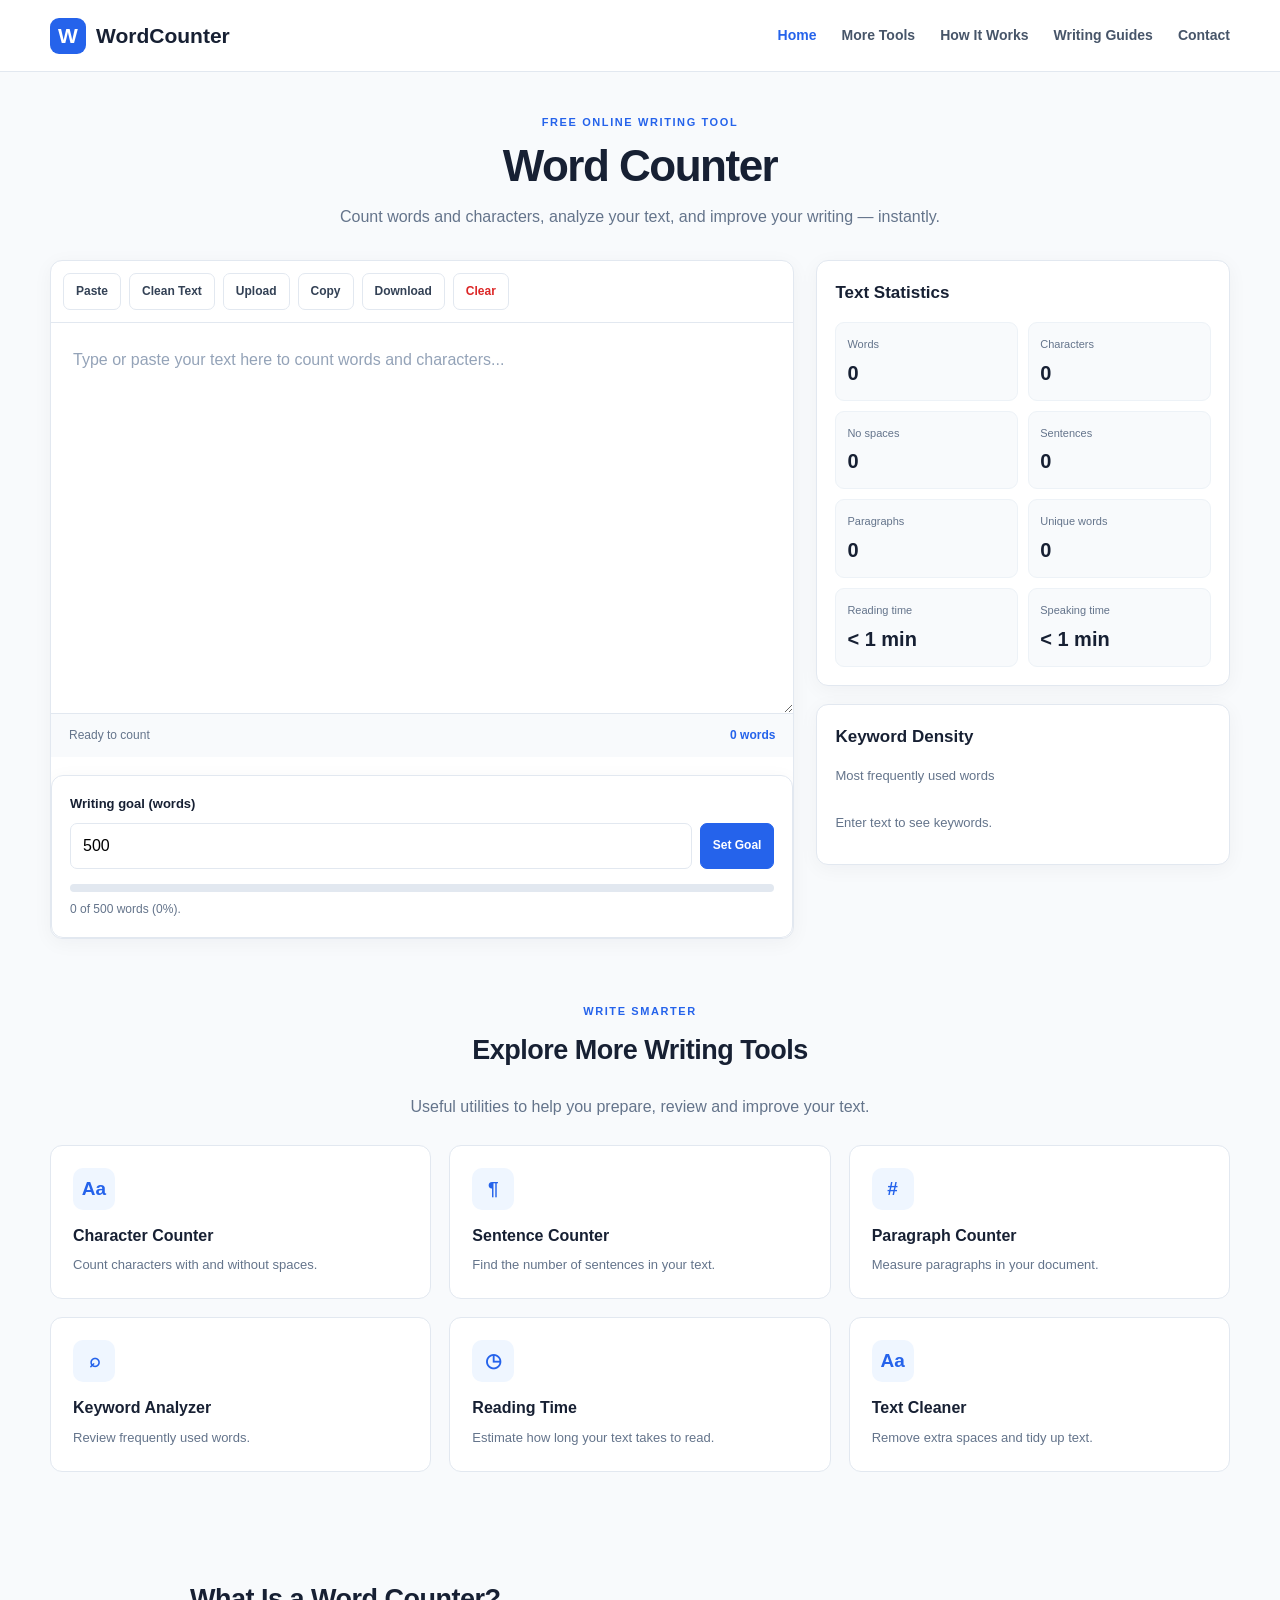
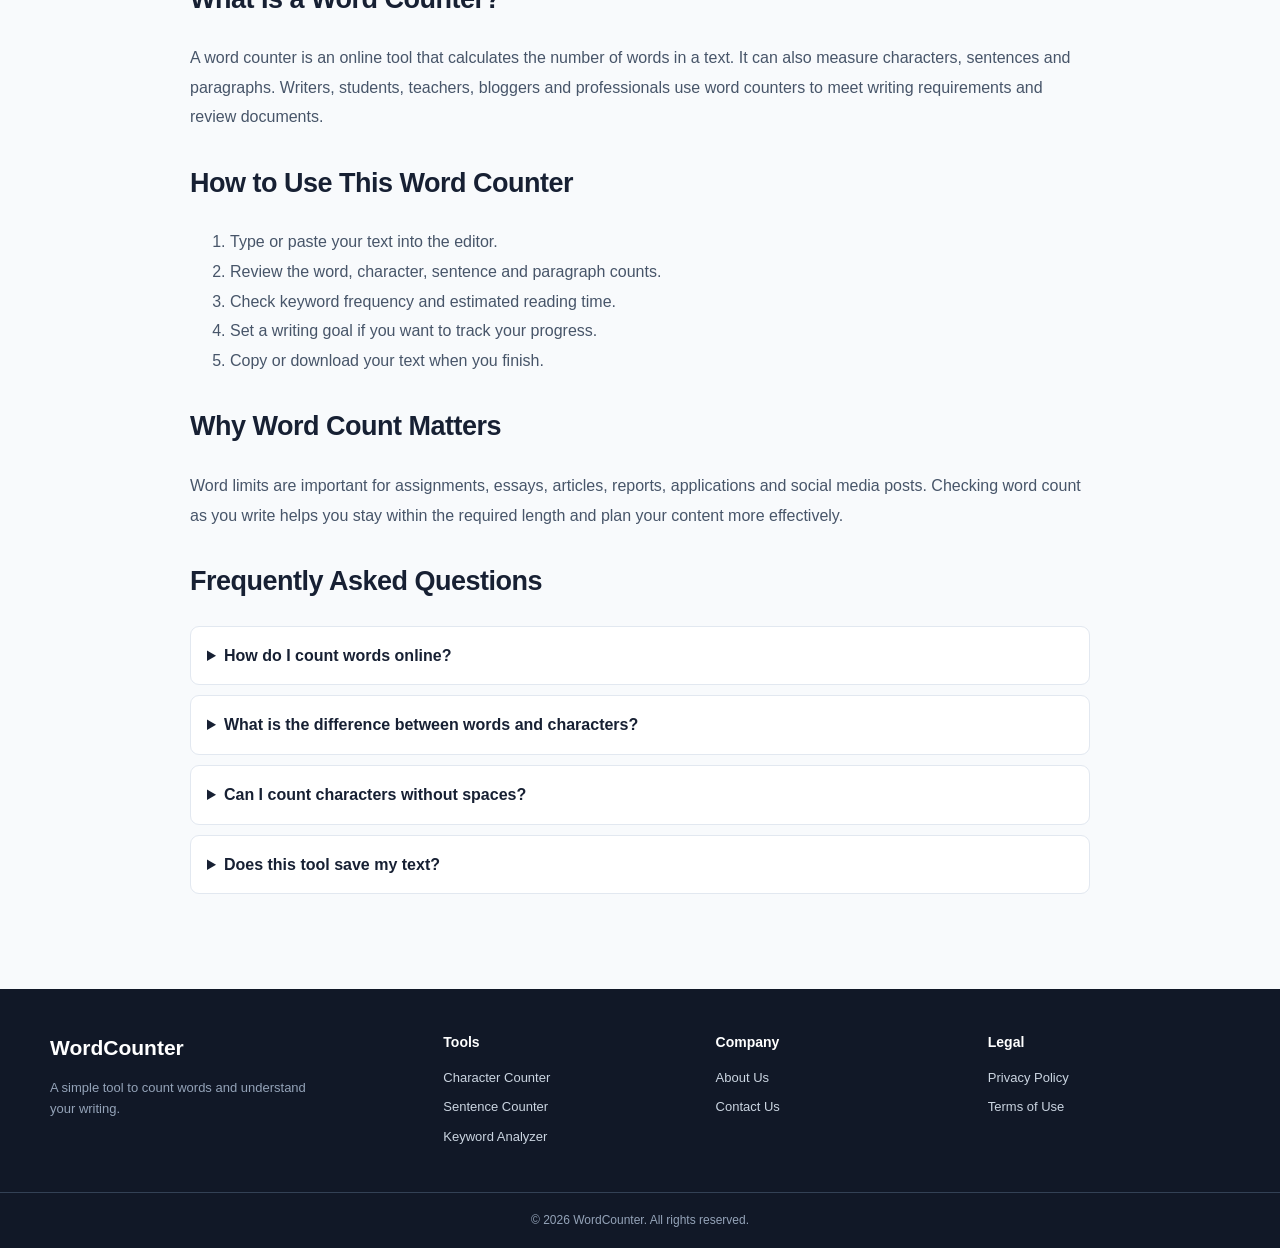
<file: index.html>
<!DOCTYPE html>
<html lang="en">
<head>
  <meta charset="UTF-8">
  <meta name="viewport" content="width=device-width, initial-scale=1.0">
  <meta name="description" content="Count words, characters, sentences and paragraphs instantly with our free online Word Counter. Analyze text and track your writing goals.">
  <meta name="robots" content="index, follow">
  <title>Free Word Counter Online - Word & Character Counter</title>
  <link rel="stylesheet" href="css/style.css">
  <script src="js/counter.js" defer></script>
  <script src="js/editor.js" defer></script>
  <script src="js/app.js" defer></script>
</head>
<body>
  <header class="site-header">
    <a class="logo" href="index.html">
      <span class="logo-icon">W</span> WordCounter
    </a>

    <button class="menu-toggle" id="menuToggle"
      aria-label="Toggle navigation" aria-expanded="false">☰</button>

    <nav class="main-nav" id="mainNav">
      <a class="active" href="index.html">Home</a>
      <a href="#tools">More Tools</a>
      <a href="#how-it-works">How It Works</a>
      <a href="#blog">Writing Guides</a>
      <a href="contact.html">Contact</a>
    </nav>
  </header>

  <main>
    <section class="hero">
      <p class="eyebrow">FREE ONLINE WRITING TOOL</p>
      <h1>Word Counter</h1>
      <p>Count words and characters, analyze your text, and improve your writing — instantly.</p>
    </section>

    <section class="workspace container" aria-label="Word counter workspace">
      <div class="editor-column">
        <div class="editor-toolbar">
          <button type="button" id="pasteBtn">Paste</button>
          <button type="button" id="cleanBtn">Clean Text</button>
          <button type="button" id="uploadBtn">Upload</button>
          <button type="button" id="copyBtn">Copy</button>
          <button type="button" id="downloadBtn">Download</button>
          <button type="button" id="clearBtn" class="danger-btn">Clear</button>
          <input type="file" id="fileInput" accept=".txt,.csv,.md,.html,.json" hidden>
        </div>

        <textarea id="textInput"
          placeholder="Type or paste your text here to count words and characters..."
          aria-label="Enter text to analyze"></textarea>

        <div class="editor-footer">
          <span id="statusMessage" role="status">Ready to count</span>
          <span id="liveWordCount">0 words</span>
        </div>

        <div class="goal-panel">
          <label for="wordGoal">Writing goal (words)</label>
          <div class="goal-controls">
            <input type="number" id="wordGoal" min="1" value="500">
            <button type="button" id="setGoalBtn" class="primary-btn">Set Goal</button>
          </div>
          <div class="progress-track">
            <div id="goalProgress" class="progress-fill"></div>
          </div>
          <p id="goalMessage">Your progress will appear here.</p>
        </div>
      </div>

      <aside class="stats-column" aria-label="Text statistics">
        <div class="panel">
          <h2>Text Statistics</h2>
          <div class="stats-grid">
            <div class="stat-card">
              <span>Words</span><strong id="wordCount">0</strong>
            </div>
            <div class="stat-card">
              <span>Characters</span><strong id="charCount">0</strong>
            </div>
            <div class="stat-card">
              <span>No spaces</span><strong id="charNoSpaces">0</strong>
            </div>
            <div class="stat-card">
              <span>Sentences</span><strong id="sentenceCount">0</strong>
            </div>
            <div class="stat-card">
              <span>Paragraphs</span><strong id="paragraphCount">0</strong>
            </div>
            <div class="stat-card">
              <span>Unique words</span><strong id="uniqueCount">0</strong>
            </div>
            <div class="stat-card">
              <span>Reading time</span><strong id="readingTime">0 min</strong>
            </div>
            <div class="stat-card">
              <span>Speaking time</span><strong id="speakingTime">0 min</strong>
            </div>
          </div>
        </div>

        <div class="panel">
          <h2>Keyword Density</h2>
          <p class="muted">Most frequently used words</p>
          <div id="keywordList" class="keyword-list">
            <p class="empty-state">Enter text to see keywords.</p>
          </div>
        </div>
      </aside>
    </section>

    <section class="container content-section" id="tools">
      <div class="section-heading">
        <p class="eyebrow">WRITE SMARTER</p>
        <h2>Explore More Writing Tools</h2>
        <p>Useful utilities to help you prepare, review and improve your text.</p>
      </div>

      <div class="tool-grid">
        <a class="tool-card" href="#editor">
          <span class="tool-icon">Aa</span>
          <h3>Character Counter</h3>
          <p>Count characters with and without spaces.</p>
        </a>
        <a class="tool-card" href="#editor">
          <span class="tool-icon">¶</span>
          <h3>Sentence Counter</h3>
          <p>Find the number of sentences in your text.</p>
        </a>
        <a class="tool-card" href="#editor">
          <span class="tool-icon">#</span>
          <h3>Paragraph Counter</h3>
          <p>Measure paragraphs in your document.</p>
        </a>
        <a class="tool-card" href="#editor">
          <span class="tool-icon">⌕</span>
          <h3>Keyword Analyzer</h3>
          <p>Review frequently used words.</p>
        </a>
        <a class="tool-card" href="#editor">
          <span class="tool-icon">◷</span>
          <h3>Reading Time</h3>
          <p>Estimate how long your text takes to read.</p>
        </a>
        <a class="tool-card" href="#editor">
          <span class="tool-icon">Aa</span>
          <h3>Text Cleaner</h3>
          <p>Remove extra spaces and tidy up text.</p>
        </a>
      </div>
    </section>

    <section class="container content-section article-section" id="how-it-works">
      <h2>What Is a Word Counter?</h2>
      <p>A word counter is an online tool that calculates the number of words in a text. It can also measure characters, sentences and paragraphs. Writers, students, teachers, bloggers and professionals use word counters to meet writing requirements and review documents.</p>

      <h2>How to Use This Word Counter</h2>
      <ol>
        <li>Type or paste your text into the editor.</li>
        <li>Review the word, character, sentence and paragraph counts.</li>
        <li>Check keyword frequency and estimated reading time.</li>
        <li>Set a writing goal if you want to track your progress.</li>
        <li>Copy or download your text when you finish.</li>
      </ol>

      <h2>Why Word Count Matters</h2>
      <p>Word limits are important for assignments, essays, articles, reports, applications and social media posts. Checking word count as you write helps you stay within the required length and plan your content more effectively.</p>

      <h2>Frequently Asked Questions</h2>
      <div class="faq-list" id="blog">
        <details>
          <summary>How do I count words online?</summary>
          <p>Paste or type your text into the editor. The tool automatically calculates the word count.</p>
        </details>
        <details>
          <summary>What is the difference between words and characters?</summary>
          <p>Words are units of text separated by whitespace. Characters include letters, numbers, punctuation and spaces.</p>
        </details>
        <details>
          <summary>Can I count characters without spaces?</summary>
          <p>Yes. The No Spaces statistic excludes whitespace characters from the character count.</p>
        </details>
        <details>
          <summary>Does this tool save my text?</summary>
          <p>This version processes text in your browser and does not send the editor content to a server. Your text is not saved automatically.</p>
        </details>
      </div>
    </section>
  </main>

  <footer class="site-footer">
    <div class="footer-grid container">
      <div>
        <a class="logo footer-logo" href="index.html">WordCounter</a>
        <p>A simple tool to count words and understand your writing.</p>
      </div>
      <div>
        <h3>Tools</h3>
        <a href="#tools">Character Counter</a>
        <a href="#tools">Sentence Counter</a>
        <a href="#tools">Keyword Analyzer</a>
      </div>
      <div>
        <h3>Company</h3>
        <a href="about.html">About Us</a>
        <a href="contact.html">Contact Us</a>
      </div>
      <div>
        <h3>Legal</h3>
        <a href="privacy-policy.html">Privacy Policy</a>
        <a href="terms.html">Terms of Use</a>
      </div>
    </div>
    <div class="copyright">
      © <span id="currentYear"></span> WordCounter. All rights reserved.
    </div>
  </footer>
</body>
</html>
</file>
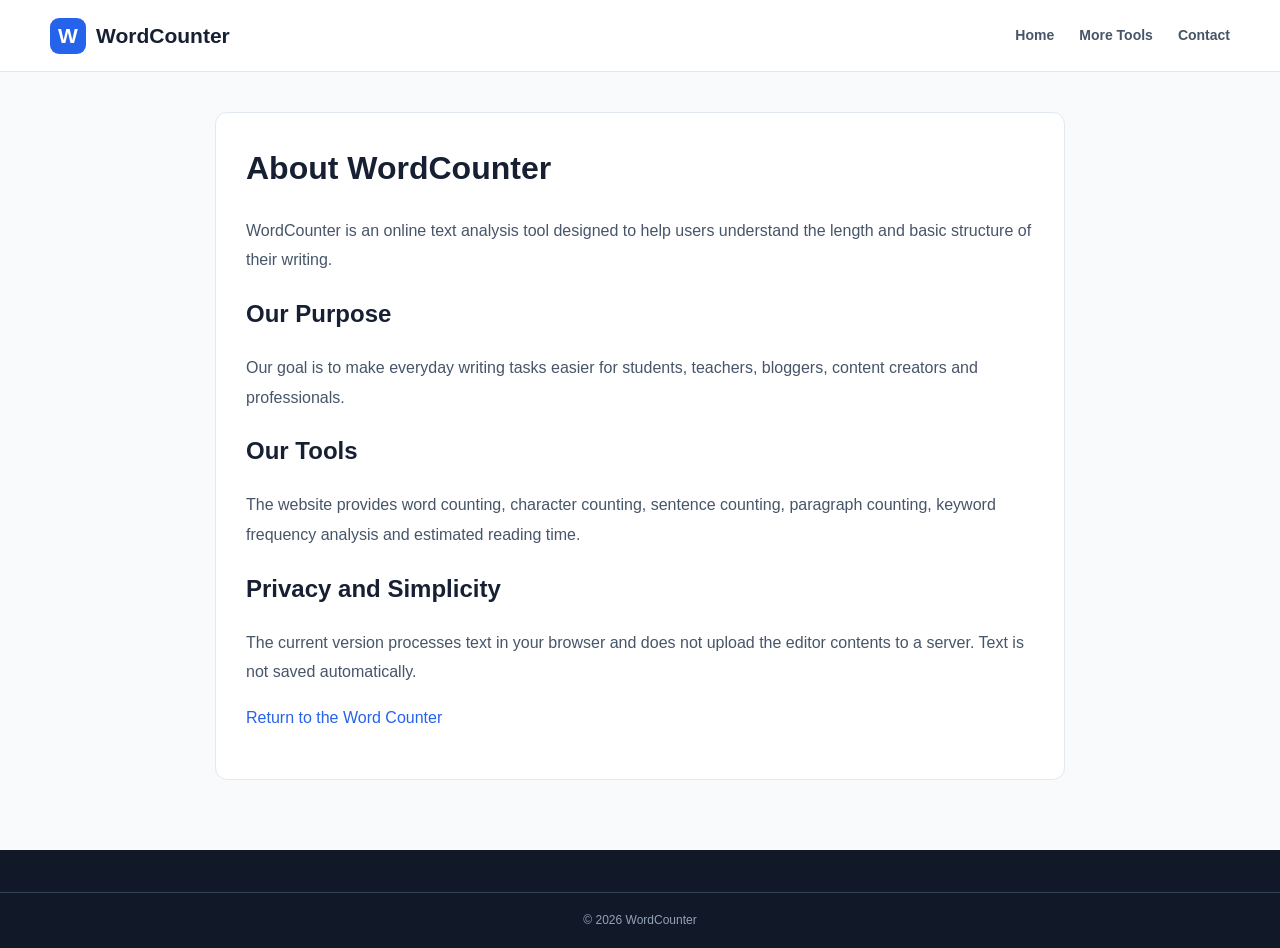
<file: about.html>
<!DOCTYPE html>
<html lang="en">
<head>
  <meta charset="UTF-8">
  <meta name="viewport" content="width=device-width, initial-scale=1.0">
  <meta name="description" content="Learn about our free online word counting and text analysis tool.">
  <title>About Us - WordCounter</title>
  <link rel="stylesheet" href="css/style.css">
</head>
<body>
  <header class="site-header">
    <a class="logo" href="index.html">
      <span class="logo-icon">W</span> WordCounter
    </a>
    <nav class="main-nav">
      <a href="index.html">Home</a>
      <a href="index.html#tools">More Tools</a>
      <a href="contact.html">Contact</a>
    </nav>
  </header>

  <main class="page-container">
    <h1>About WordCounter</h1>

    <p>WordCounter is an online text analysis tool designed to help users
      understand the length and basic structure of their writing.</p>

    <h2>Our Purpose</h2>
    <p>Our goal is to make everyday writing tasks easier for students,
      teachers, bloggers, content creators and professionals.</p>

    <h2>Our Tools</h2>
    <p>The website provides word counting, character counting, sentence
      counting, paragraph counting, keyword frequency analysis and
      estimated reading time.</p>

    <h2>Privacy and Simplicity</h2>
    <p>The current version processes text in your browser and does not
      upload the editor contents to a server. Text is not saved
      automatically.</p>

    <p><a href="index.html">Return to the Word Counter</a></p>
  </main>

  <footer class="site-footer">
    <div class="copyright">
      © <span id="currentYear"></span> WordCounter
    </div>
  </footer>

  <script>
    document.getElementById("currentYear").textContent =
      new Date().getFullYear();
  </script>
</body>
</html>
</file>
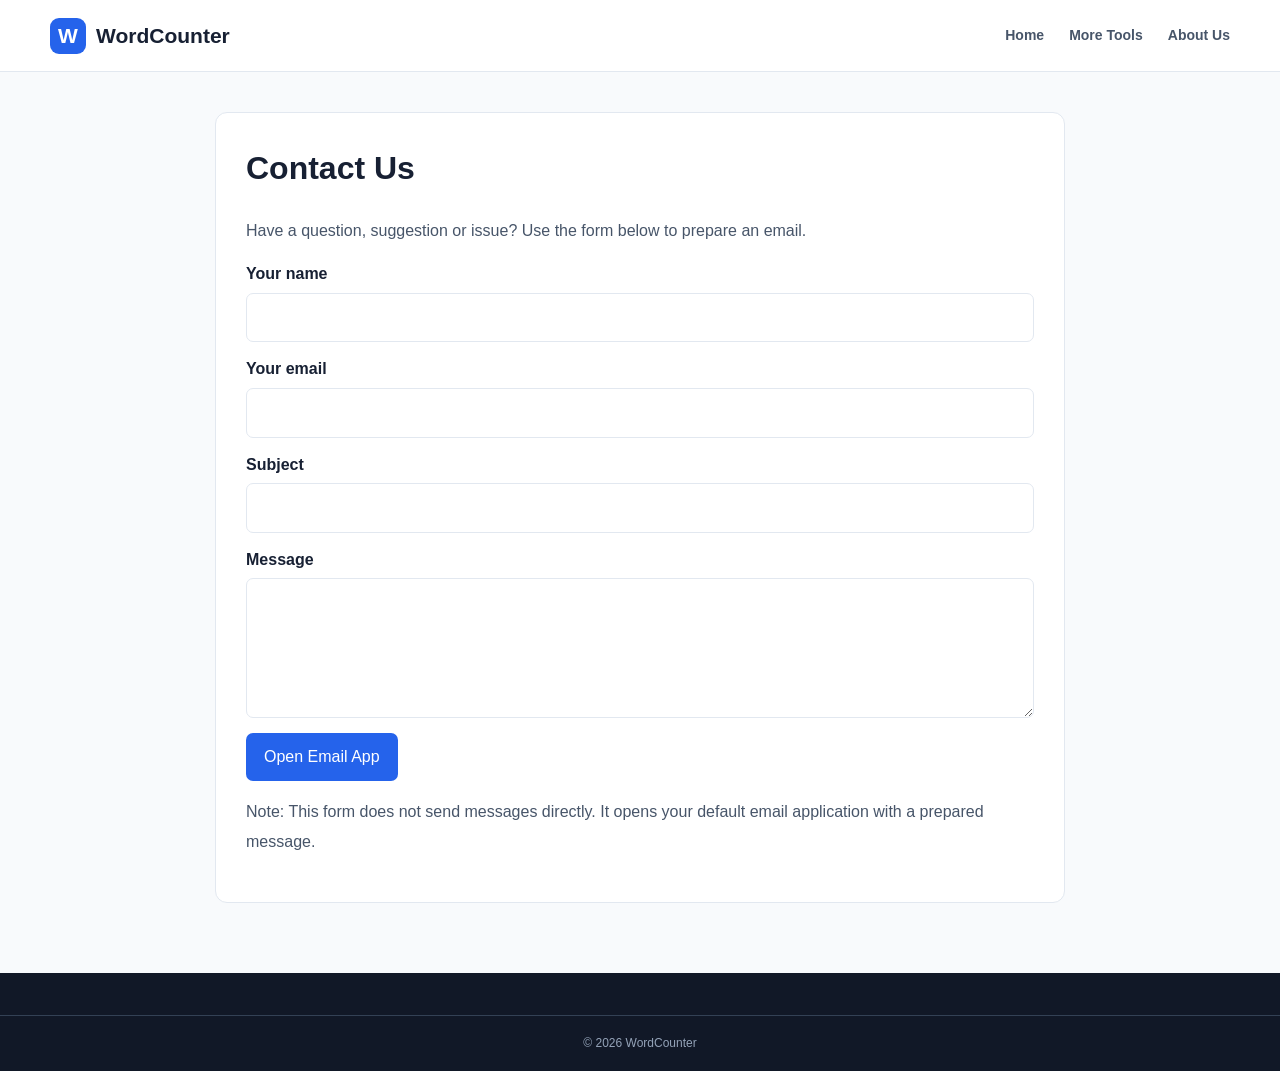
<file: contact.html>
<!DOCTYPE html>
<html lang="en">
<head>
  <meta charset="UTF-8">
  <meta name="viewport" content="width=device-width, initial-scale=1.0">
  <meta name="description" content="Contact WordCounter with questions, suggestions or feedback.">
  <title>Contact Us - WordCounter</title>
  <link rel="stylesheet" href="css/style.css">
</head>
<body>
  <header class="site-header">
    <a class="logo" href="index.html">
      <span class="logo-icon">W</span> WordCounter
    </a>
    <nav class="main-nav">
      <a href="index.html">Home</a>
      <a href="index.html#tools">More Tools</a>
      <a href="about.html">About Us</a>
    </nav>
  </header>

  <main class="page-container">
    <h1>Contact Us</h1>
    <p>Have a question, suggestion or issue? Use the form below to
      prepare an email.</p>

    <form id="contactForm">
      <label for="name">Your name</label>
      <input id="name" name="name" autocomplete="name"
        required maxlength="100">

      <label for="email">Your email</label>
      <input id="email" name="email" type="email"
        autocomplete="email" required maxlength="254">

      <label for="subject">Subject</label>
      <input id="subject" name="subject" required maxlength="150">

      <label for="message">Message</label>
      <textarea id="message" name="message"
        required maxlength="5000"></textarea>

      <button type="submit">Open Email App</button>
      <p id="formStatus" role="status"></p>
    </form>

    <p>Note: This form does not send messages directly. It opens your
      default email application with a prepared message.</p>
  </main>

  <footer class="site-footer">
    <div class="copyright">
      © <span id="currentYear"></span> WordCounter
    </div>
  </footer>

  <script>
    document.getElementById("currentYear").textContent =
      new Date().getFullYear();

    document.getElementById("contactForm").addEventListener("submit", function (event) {
      event.preventDefault();

      // IMPORTANT: Replace this address with your actual contact email.
      const contactEmail = "your-email@example.com";

      const form = event.currentTarget;
      const data = new FormData(form);

      const subject = String(data.get("subject") || "").trim();
      const name = String(data.get("name") || "").trim();
      const email = String(data.get("email") || "").trim();
      const message = String(data.get("message") || "").trim();

      const body = [
        "Name: " + name,
        "Reply email: " + email,
        "",
        message
      ].join("\n");

      const mailto = "mailto:" + contactEmail
        + "?subject=" + encodeURIComponent(subject)
        + "&body=" + encodeURIComponent(body);

      document.getElementById("formStatus").textContent =
        "Your email application should open. Send the message there.";

      window.location.href = mailto;
    });
  </script>
</body>
</html>
</file>
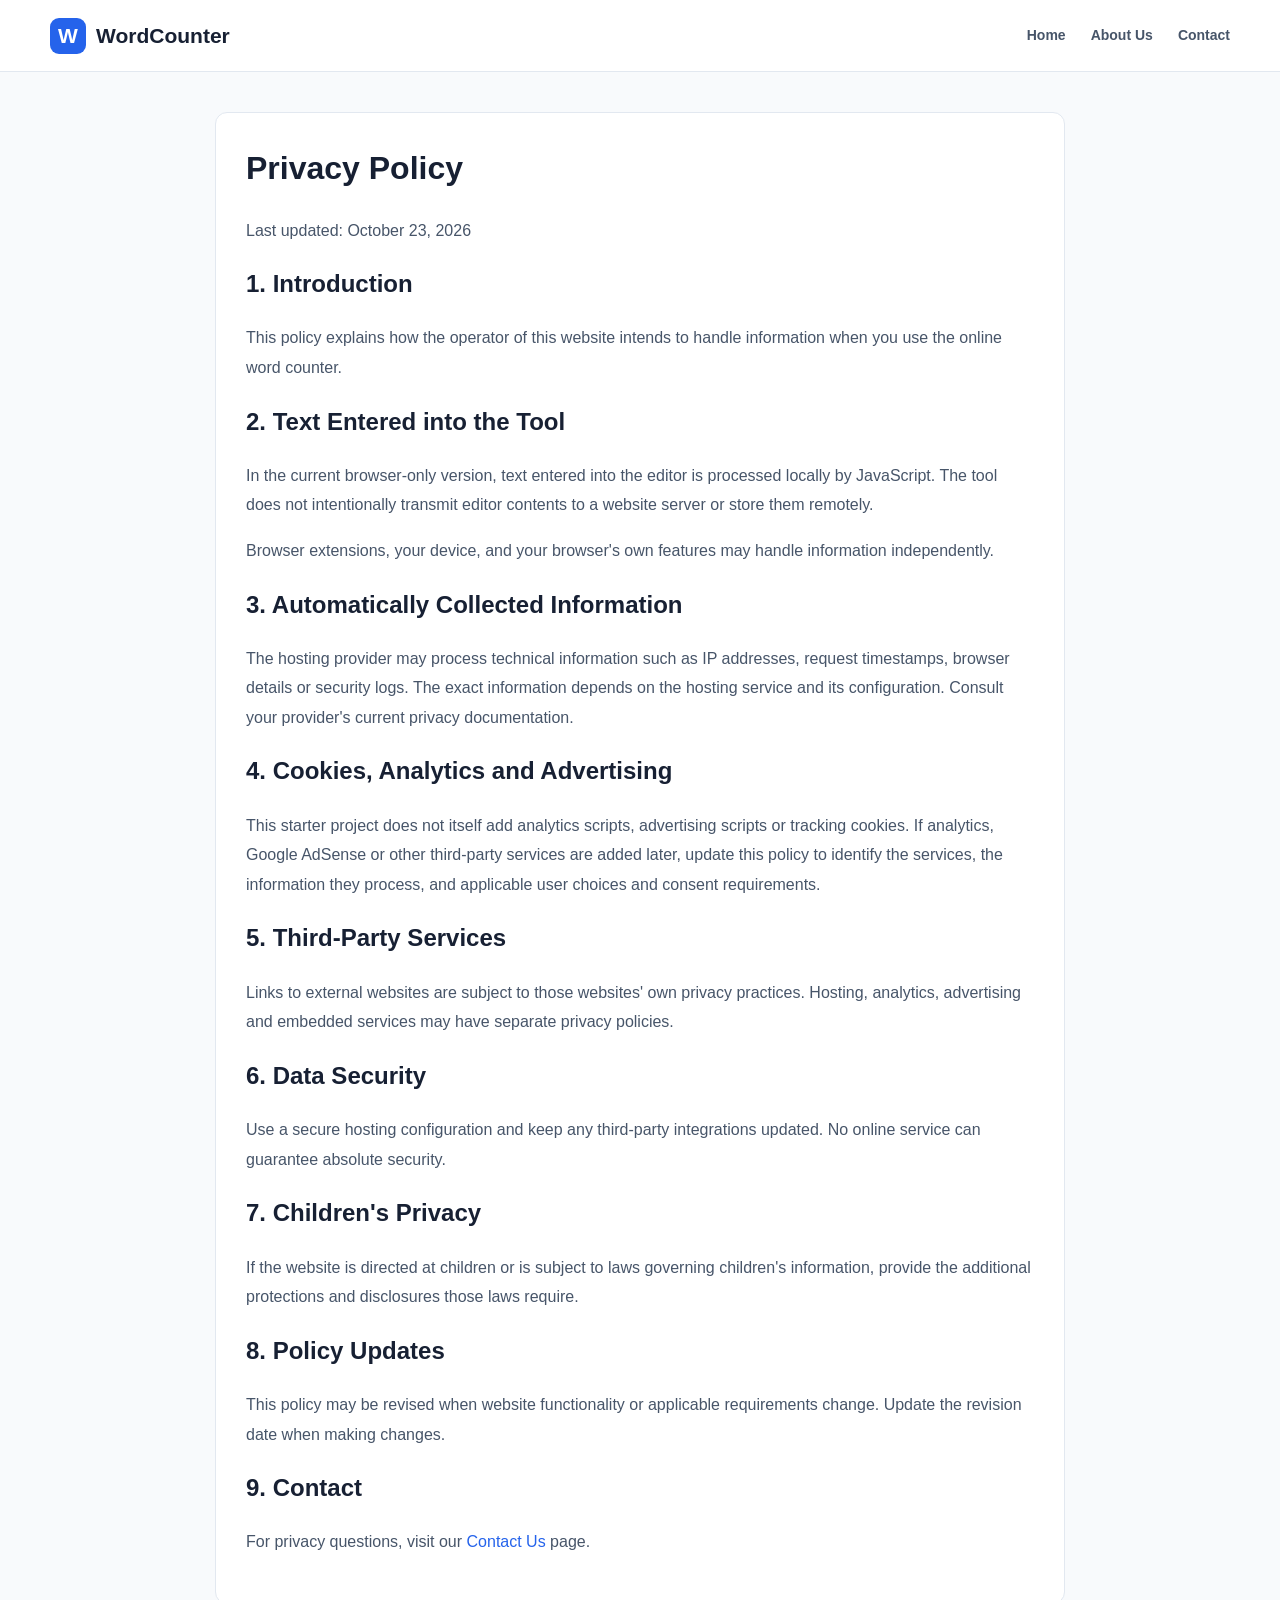
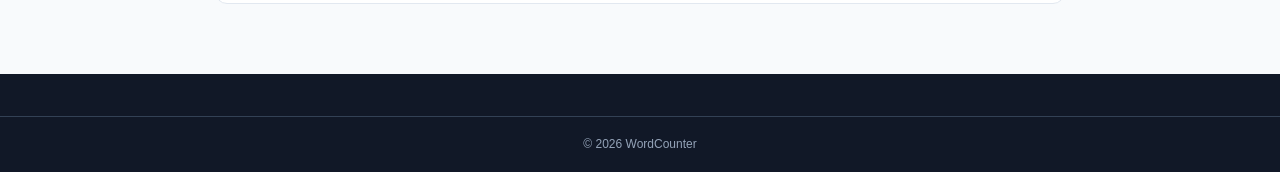
<file: privacy-policy.html>
<!DOCTYPE html>
<html lang="en">
<head>
  <meta charset="UTF-8">
  <meta name="viewport" content="width=device-width, initial-scale=1.0">
  <meta name="description" content="Read the WordCounter privacy policy and learn how text and visitor information are handled.">
  <title>Privacy Policy - WordCounter</title>
  <link rel="stylesheet" href="css/style.css">
</head>
<body>
  <header class="site-header">
    <a class="logo" href="index.html">
      <span class="logo-icon">W</span> WordCounter
    </a>
    <nav class="main-nav">
      <a href="index.html">Home</a>
      <a href="about.html">About Us</a>
      <a href="contact.html">Contact</a>
    </nav>
  </header>

  <main class="page-container">
    <h1>Privacy Policy</h1>
    <p>Last updated: October 23, 2026</p>

    <h2>1. Introduction</h2>
    <p>This policy explains how the operator of this website intends
      to handle information when you use the online word counter.</p>

    <h2>2. Text Entered into the Tool</h2>
    <p>In the current browser-only version, text entered into the
      editor is processed locally by JavaScript. The tool does not
      intentionally transmit editor contents to a website server or
      store them remotely.</p>
    <p>Browser extensions, your device, and your browser's own
      features may handle information independently.</p>

    <h2>3. Automatically Collected Information</h2>
    <p>The hosting provider may process technical information such as
      IP addresses, request timestamps, browser details or security
      logs. The exact information depends on the hosting service and
      its configuration. Consult your provider's current privacy
      documentation.</p>

    <h2>4. Cookies, Analytics and Advertising</h2>
    <p>This starter project does not itself add analytics scripts,
      advertising scripts or tracking cookies. If analytics, Google
      AdSense or other third-party services are added later, update
      this policy to identify the services, the information they
      process, and applicable user choices and consent requirements.</p>

    <h2>5. Third-Party Services</h2>
    <p>Links to external websites are subject to those websites'
      own privacy practices. Hosting, analytics, advertising and
      embedded services may have separate privacy policies.</p>

    <h2>6. Data Security</h2>
    <p>Use a secure hosting configuration and keep any third-party
      integrations updated. No online service can guarantee absolute
      security.</p>

    <h2>7. Children's Privacy</h2>
    <p>If the website is directed at children or is subject to laws
      governing children's information, provide the additional
      protections and disclosures those laws require.</p>

    <h2>8. Policy Updates</h2>
    <p>This policy may be revised when website functionality or
      applicable requirements change. Update the revision date when
      making changes.</p>

    <h2>9. Contact</h2>
    <p>For privacy questions, visit our <a href="contact.html">
      Contact Us</a> page.</p>
  </main>

  <footer class="site-footer">
    <div class="copyright">
      © <span id="currentYear"></span> WordCounter
    </div>
  </footer>

  <script>
    document.getElementById("currentYear").textContent =
      new Date().getFullYear();
  </script>
</body>
</html>
</file>
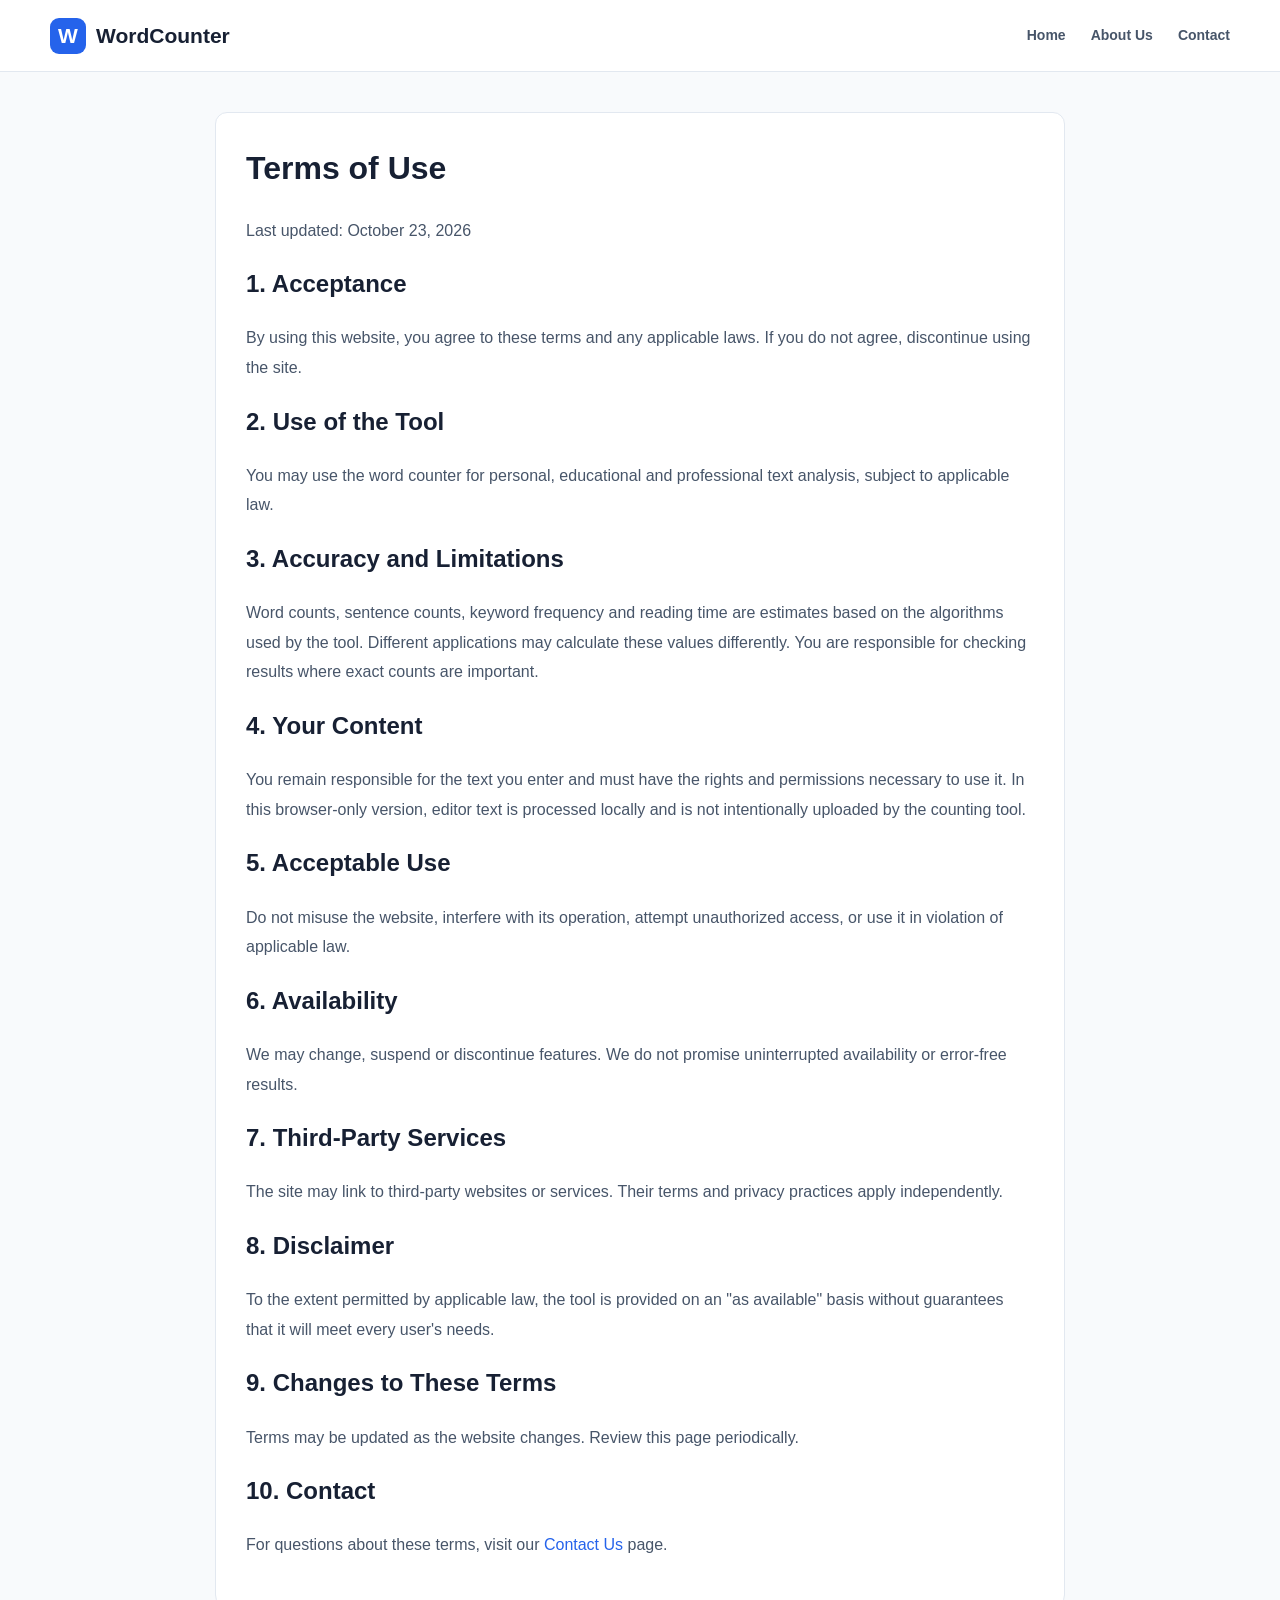
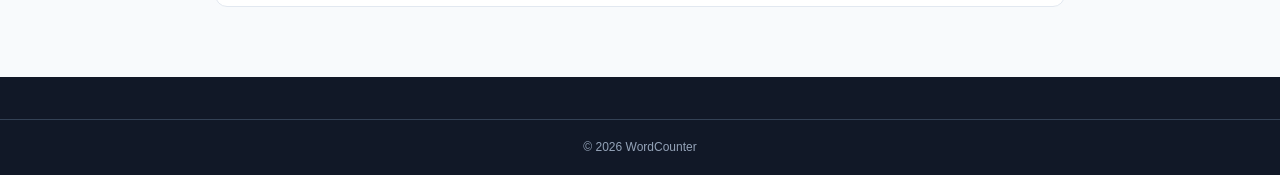
<file: terms.html>
<!DOCTYPE html>
<html lang="en">
<head>
  <meta charset="UTF-8">
  <meta name="viewport" content="width=device-width, initial-scale=1.0">
  <meta name="description" content="Read the terms and conditions for using WordCounter.">
  <title>Terms of Use - WordCounter</title>
  <link rel="stylesheet" href="css/style.css">
</head>
<body>
  <header class="site-header">
    <a class="logo" href="index.html">
      <span class="logo-icon">W</span> WordCounter
    </a>
    <nav class="main-nav">
      <a href="index.html">Home</a>
      <a href="about.html">About Us</a>
      <a href="contact.html">Contact</a>
    </nav>
  </header>

  <main class="page-container">
    <h1>Terms of Use</h1>
    <p>Last updated: October 23, 2026</p>

    <h2>1. Acceptance</h2>
    <p>By using this website, you agree to these terms and any
      applicable laws. If you do not agree, discontinue using the site.</p>

    <h2>2. Use of the Tool</h2>
    <p>You may use the word counter for personal, educational and
      professional text analysis, subject to applicable law.</p>

    <h2>3. Accuracy and Limitations</h2>
    <p>Word counts, sentence counts, keyword frequency and reading
      time are estimates based on the algorithms used by the tool.
      Different applications may calculate these values differently.
      You are responsible for checking results where exact counts
      are important.</p>

    <h2>4. Your Content</h2>
    <p>You remain responsible for the text you enter and must have
      the rights and permissions necessary to use it. In this
      browser-only version, editor text is processed locally and is
      not intentionally uploaded by the counting tool.</p>

    <h2>5. Acceptable Use</h2>
    <p>Do not misuse the website, interfere with its operation,
      attempt unauthorized access, or use it in violation of
      applicable law.</p>

    <h2>6. Availability</h2>
    <p>We may change, suspend or discontinue features. We do not
      promise uninterrupted availability or error-free results.</p>

    <h2>7. Third-Party Services</h2>
    <p>The site may link to third-party websites or services.
      Their terms and privacy practices apply independently.</p>

    <h2>8. Disclaimer</h2>
    <p>To the extent permitted by applicable law, the tool is
      provided on an "as available" basis without guarantees that
      it will meet every user's needs.</p>

    <h2>9. Changes to These Terms</h2>
    <p>Terms may be updated as the website changes. Review this
      page periodically.</p>

    <h2>10. Contact</h2>
    <p>For questions about these terms, visit our
      <a href="contact.html">Contact Us</a> page.</p>
  </main>

  <footer class="site-footer">
    <div class="copyright">
      © <span id="currentYear"></span> WordCounter
    </div>
  </footer>

  <script>
    document.getElementById("currentYear").textContent =
      new Date().getFullYear();
  </script>
</body>
</html>
</file>
<file: css/style.css>
:root {
  --primary: #2563eb;
  --primary-dark: #1d4ed8;
  --text: #172033;
  --muted: #64748b;
  --border: #e2e8f0;
  --surface: #ffffff;
  --page: #f8fafc;
  --success: #15803d;
  --danger: #dc2626;
  --radius: 12px;
  --shadow: 0 4px 20px rgba(15, 23, 42, 0.045);
}

* {
  box-sizing: border-box;
}

html {
  scroll-behavior: smooth;
}

body {
  margin: 0;
  background: var(--page);
  color: var(--text);
  font-family: Arial, Helvetica, sans-serif;
  line-height: 1.6;
}

button,
input,
textarea {
  font: inherit;
}

button,
a {
  -webkit-tap-highlight-color: transparent;
}

a {
  color: var(--primary);
  text-decoration: none;
}

button {
  cursor: pointer;
}

button:focus-visible,
a:focus-visible,
input:focus-visible,
textarea:focus-visible,
summary:focus-visible {
  outline: 3px solid #93c5fd;
  outline-offset: 3px;
}

.container {
  width: min(1180px, calc(100% - 40px));
  margin-inline: auto;
}

/* Header and navigation */

.site-header {
  min-height: 72px;
  padding: 12px max(20px, calc((100% - 1180px) / 2));
  background: var(--surface);
  border-bottom: 1px solid var(--border);
  display: flex;
  align-items: center;
  justify-content: space-between;
  gap: 24px;
}

.logo {
  display: inline-flex;
  align-items: center;
  gap: 10px;
  color: var(--text);
  font-size: 21px;
  font-weight: 800;
  white-space: nowrap;
}

.logo-icon {
  display: grid;
  place-items: center;
  width: 36px;
  height: 36px;
  border-radius: 9px;
  color: white;
  background: var(--primary);
}

.main-nav {
  display: flex;
  align-items: center;
  gap: 25px;
}

.main-nav a {
  color: #475569;
  font-size: 14px;
  font-weight: 600;
}

.main-nav a:hover,
.main-nav a.active {
  color: var(--primary);
}

.menu-toggle {
  display: none;
  border: 1px solid var(--border);
  background: white;
  color: var(--text);
  padding: 7px 12px;
  border-radius: 8px;
}

/* Hero */

.hero {
  padding: 42px 20px 30px;
  text-align: center;
}

.eyebrow {
  margin: 0 0 8px;
  color: var(--primary);
  font-size: 11px;
  font-weight: 800;
  letter-spacing: 1.6px;
}

.hero h1 {
  margin: 0;
  font-size: clamp(32px, 5vw, 44px);
  letter-spacing: -1.5px;
  line-height: 1.2;
}

.hero > p:last-child {
  max-width: 650px;
  margin: 12px auto 0;
  color: var(--muted);
}

/* Main editor and statistics */

.workspace {
  display: grid;
  grid-template-columns: minmax(0, 1.8fr) minmax(280px, 1fr);
  gap: 22px;
  align-items: start;
}

.editor-column,
.panel,
.goal-panel {
  background: var(--surface);
  border: 1px solid var(--border);
  border-radius: var(--radius);
  box-shadow: var(--shadow);
}

.editor-column {
  overflow: hidden;
}

.editor-toolbar {
  padding: 12px;
  display: flex;
  flex-wrap: wrap;
  gap: 8px;
  border-bottom: 1px solid var(--border);
}

.editor-toolbar button,
.goal-controls button {
  padding: 8px 12px;
  background: white;
  border: 1px solid var(--border);
  border-radius: 7px;
  color: #334155;
  font-size: 12px;
  font-weight: 700;
}

.editor-toolbar button:hover {
  background: #f1f5f9;
}

.editor-toolbar .danger-btn {
  color: var(--danger);
}

#textInput {
  display: block;
  width: 100%;
  min-height: 390px;
  padding: 22px;
  border: 0;
  outline: none;
  resize: vertical;
  background: white;
  color: var(--text);
  font-size: 16px;
  line-height: 1.85;
}

#textInput:focus {
  outline: none;
}

#textInput::placeholder {
  color: #94a3b8;
}

.editor-footer {
  display: flex;
  align-items: center;
  justify-content: space-between;
  gap: 12px;
  padding: 12px 18px;
  background: #f8fafc;
  border-top: 1px solid var(--border);
  color: var(--muted);
  font-size: 12px;
}

#liveWordCount {
  color: var(--primary);
  font-weight: 700;
}

.stats-column {
  display: grid;
  gap: 18px;
}

.panel {
  padding: 18px;
}

.panel h2 {
  margin: 0 0 16px;
  font-size: 17px;
}

.stats-grid {
  display: grid;
  grid-template-columns: repeat(2, minmax(0, 1fr));
  gap: 10px;
}

.stat-card {
  min-width: 0;
  padding: 13px 11px;
  background: #f8fafc;
  border: 1px solid #edf2f7;
  border-radius: 9px;
}

.stat-card span {
  display: block;
  margin-bottom: 5px;
  color: var(--muted);
  font-size: 11px;
}

.stat-card strong {
  display: block;
  overflow-wrap: anywhere;
  font-size: 20px;
  line-height: 1.4;
}

.muted {
  color: var(--muted);
  font-size: 13px;
}

.keyword-list {
  display: grid;
  gap: 10px;
}

.keyword-row {
  display: grid;
  grid-template-columns: minmax(0, 1fr) auto;
  gap: 8px;
  align-items: center;
  font-size: 12px;
}

.keyword-name {
  overflow-wrap: anywhere;
}

.keyword-bar {
  height: 5px;
  margin-top: 5px;
  overflow: hidden;
  border-radius: 5px;
  background: #e2e8f0;
}

.keyword-bar span {
  display: block;
  height: 100%;
  border-radius: inherit;
  background: var(--primary);
}

.empty-state {
  color: var(--muted);
  font-size: 13px;
}

/* Writing goal */

.goal-panel {
  margin-top: 18px;
  padding: 18px;
}

.goal-panel label {
  display: block;
  margin-bottom: 8px;
  font-size: 13px;
  font-weight: 700;
}

.goal-controls {
  display: flex;
  gap: 8px;
}

.goal-controls input {
  width: 100%;
  min-width: 0;
  padding: 9px 12px;
  border: 1px solid var(--border);
  border-radius: 7px;
}

.goal-controls .primary-btn {
  color: white;
  background: var(--primary);
  border-color: var(--primary);
  white-space: nowrap;
}

.goal-controls .primary-btn:hover {
  background: var(--primary-dark);
}

.progress-track {
  height: 8px;
  margin-top: 15px;
  overflow: hidden;
  background: #e2e8f0;
  border-radius: 20px;
}

.progress-fill {
  width: 0;
  height: 100%;
  background: var(--success);
  border-radius: inherit;
  transition: width 0.2s ease;
}

#goalMessage {
  margin: 8px 0 0;
  color: var(--muted);
  font-size: 12px;
}

/* Content and related tools */

.content-section {
  padding-top: 64px;
  padding-bottom: 12px;
}

.section-heading {
  margin-bottom: 25px;
  text-align: center;
}

.section-heading h2,
.article-section > h2 {
  margin-top: 0;
  font-size: 27px;
  letter-spacing: -0.5px;
}

.section-heading p:last-child {
  color: var(--muted);
}

.tool-grid {
  display: grid;
  grid-template-columns: repeat(3, minmax(0, 1fr));
  gap: 18px;
}

.tool-card {
  display: block;
  padding: 22px;
  background: white;
  border: 1px solid var(--border);
  border-radius: var(--radius);
  color: var(--text);
  transition: transform 0.2s, box-shadow 0.2s;
}

.tool-card:hover {
  transform: translateY(-3px);
  box-shadow: var(--shadow);
  border-color: #bfdbfe;
}

.tool-icon {
  display: grid;
  place-items: center;
  width: 42px;
  height: 42px;
  margin-bottom: 13px;
  border-radius: 10px;
  background: #eff6ff;
  color: var(--primary);
  font-size: 19px;
  font-weight: 800;
}

.tool-card h3 {
  margin: 0 0 7px;
  font-size: 16px;
}

.tool-card p {
  margin: 0;
  color: var(--muted);
  font-size: 13px;
}

.article-section {
  max-width: 900px;
  padding-bottom: 60px;
}

.article-section h2 {
  margin-top: 30px;
}

.article-section p,
.article-section li {
  color: #475569;
  line-height: 1.85;
}

.faq-list details {
  margin: 10px 0;
  padding: 16px;
  background: white;
  border: 1px solid var(--border);
  border-radius: 9px;
}

.faq-list summary {
  cursor: pointer;
  font-weight: 700;
}

.faq-list details p {
  margin-bottom: 0;
}

/* Footer */

.site-footer {
  margin-top: 25px;
  padding-top: 42px;
  background: #111827;
  color: #cbd5e1;
}

.footer-grid {
  display: grid;
  grid-template-columns: 1.5fr repeat(3, 1fr);
  gap: 30px;
  padding-bottom: 35px;
}

.footer-logo {
  color: white;
}

.footer-grid p {
  max-width: 260px;
  color: #94a3b8;
  font-size: 13px;
}

.footer-grid h3 {
  margin-top: 0;
  color: white;
  font-size: 14px;
}

.footer-grid > div > a:not(.logo) {
  display: block;
  margin: 9px 0;
  color: #cbd5e1;
  font-size: 13px;
}

.footer-grid > div > a:hover {
  color: white;
}

.copyright {
  padding: 18px 20px;
  border-top: 1px solid #334155;
  color: #94a3b8;
  text-align: center;
  font-size: 12px;
}

/* Secondary informational pages */

.page-container {
  width: min(850px, calc(100% - 40px));
  min-height: 55vh;
  margin: 40px auto 70px;
  padding: 30px;
  background: white;
  border: 1px solid var(--border);
  border-radius: var(--radius);
}

.page-container h1 {
  margin-top: 0;
}

.page-container p,
.page-container li {
  color: #475569;
  line-height: 1.85;
}

.page-container label {
  display: block;
  margin-top: 14px;
  font-weight: 700;
}

.page-container input,
.page-container textarea {
  display: block;
  width: 100%;
  margin-top: 6px;
  padding: 11px;
  border: 1px solid var(--border);
  border-radius: 7px;
}

.page-container textarea {
  min-height: 140px;
}

.page-container button {
  margin-top: 15px;
  padding: 11px 18px;
  color: white;
  background: var(--primary);
  border: 0;
  border-radius: 7px;
}

/* Responsive layout */

@media (max-width: 900px) {
  .workspace {
    grid-template-columns: 1fr;
  }

  .stats-column {
    grid-template-columns: repeat(2, minmax(0, 1fr));
  }

  .tool-grid {
    grid-template-columns: repeat(2, minmax(0, 1fr));
  }

  .footer-grid {
    grid-template-columns: repeat(2, minmax(0, 1fr));
  }
}

@media (max-width: 650px) {
  .site-header {
    flex-wrap: wrap;
  }

  .menu-toggle {
    display: block;
  }

  .main-nav {
    display: none;
    width: 100%;
    flex-direction: column;
    align-items: stretch;
    gap: 0;
  }

  .main-nav.open {
    display: flex;
  }

  .main-nav a {
    padding: 12px 4px;
    border-top: 1px solid var(--border);
  }

  .hero {
    padding-top: 32px;
  }

  .workspace {
    gap: 15px;
  }

  .stats-column {
    grid-template-columns: 1fr;
  }

  #textInput {
    min-height: 300px;
    padding: 15px;
  }

  .editor-toolbar button {
    flex: 1 1 auto;
  }

  .tool-grid {
    grid-template-columns: 1fr;
  }

  .content-section {
    padding-top: 42px;
  }

  .footer-grid {
    grid-template-columns: 1fr 1fr;
    gap: 24px 16px;
  }

  .page-container {
    padding: 20px;
  }
}

@media (max-width: 380px) {
  .container {
    width: calc(100% - 24px);
  }

  .footer-grid {
    grid-template-columns: 1fr;
  }

  .stat-card strong {
    font-size: 18px;
  }
}
</file>
